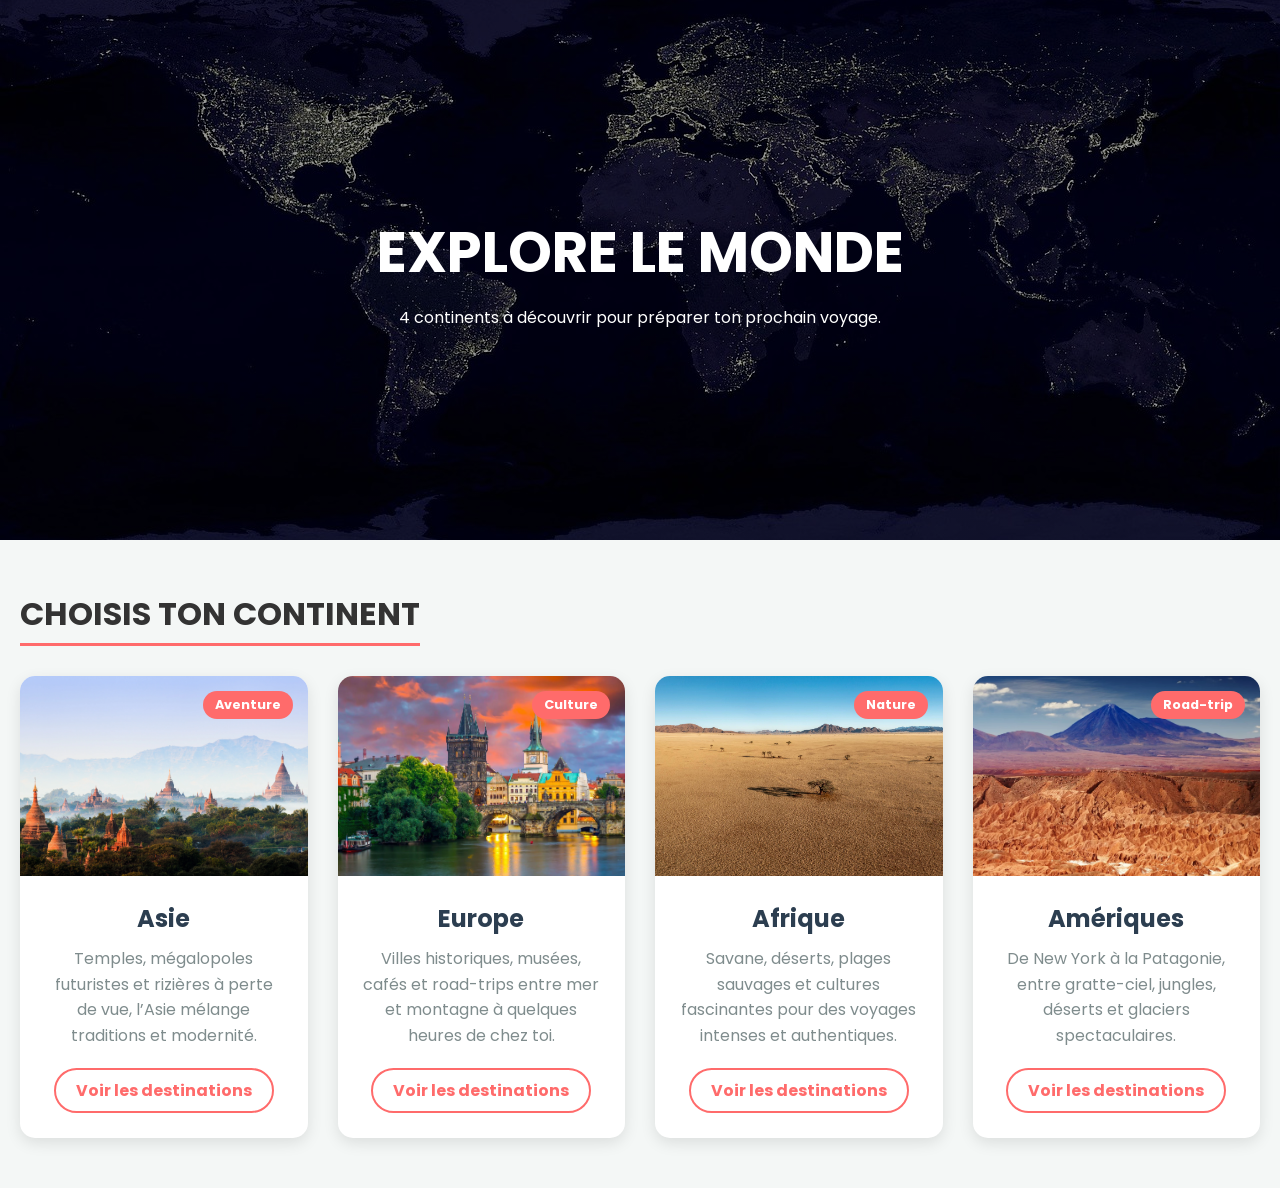
<file: index.html>
<!DOCTYPE html>
<html lang="fr">
<head>
    <meta charset="UTF-8">
    <meta name="viewport" content="width=device-width, initial-scale=1.0">
    <title>Mon Voyage - 4 Continents</title>
    <link rel="stylesheet" href="./assets/CSS/style.css">
    <link href="https://fonts.googleapis.com/css2?family=Poppins:wght@300;600&display=swap" rel="stylesheet">
</head>
<body>

    <header class="Monde">
        <h1>EXPLORE LE MONDE</h1>
        <p>4 continents à découvrir pour préparer ton prochain voyage.</p>
    </header>

    <main class="container">
        <h2 class="continent">CHOISIS TON CONTINENT</h2>

        <div class="destinations-grid-continent">

            <article class="card">
                <div class="card-img" style="background-image: url('./assets/Image/Asie.jpg');">
                    <span class="tag">Aventure</span>
                </div>
                <div class="card-content">
                    <h3>Asie</h3>
                    <p>Temples, mégalopoles futuristes et rizières à perte de vue, l’Asie mélange traditions et modernité.</p>
                    <a href="Asie.html" class="bouton">Voir les destinations</a>
                </div>
            </article>

            <article class="card">
                <div class="card-img" style="background-image: url('./assets/Image/Europe.jpg');">
                    <span class="tag">Culture</span>
                </div>
                <div class="card-content">
                    <h3>Europe</h3>
                    <p>Villes historiques, musées, cafés et road-trips entre mer et montagne à quelques heures de chez toi.</p>
                    <a href="Europe.html" class="bouton">Voir les destinations</a>
                </div>
            </article>

            <article class="card">
                <div class="card-img" style="background-image: url('./assets/Image/Afrique.jpg');">
                    <span class="tag">Nature</span>
                </div>
                <div class="card-content">
                    <h3>Afrique</h3>
                    <p>Savane, déserts, plages sauvages et cultures fascinantes pour des voyages intenses et authentiques.</p>
                    <a href="AfriqueSteven.html" class="bouton">Voir les destinations</a>
                </div>
            </article>

            <article class="card">
                <div class="card-img" style="background-image: url('./assets/Image/Amerique.jpg');">
                    <span class="tag">Road-trip</span>
                </div>
                <div class="card-content">
                    <h3>Amériques</h3>
                    <p>De New York à la Patagonie, entre gratte-ciel, jungles, déserts et glaciers spectaculaires.</p>
                    <a href="ameriques.html" class="bouton">Voir les destinations</a>
                </div>
            </article>

        </div>
    </main>

</body>
</html>
</file>
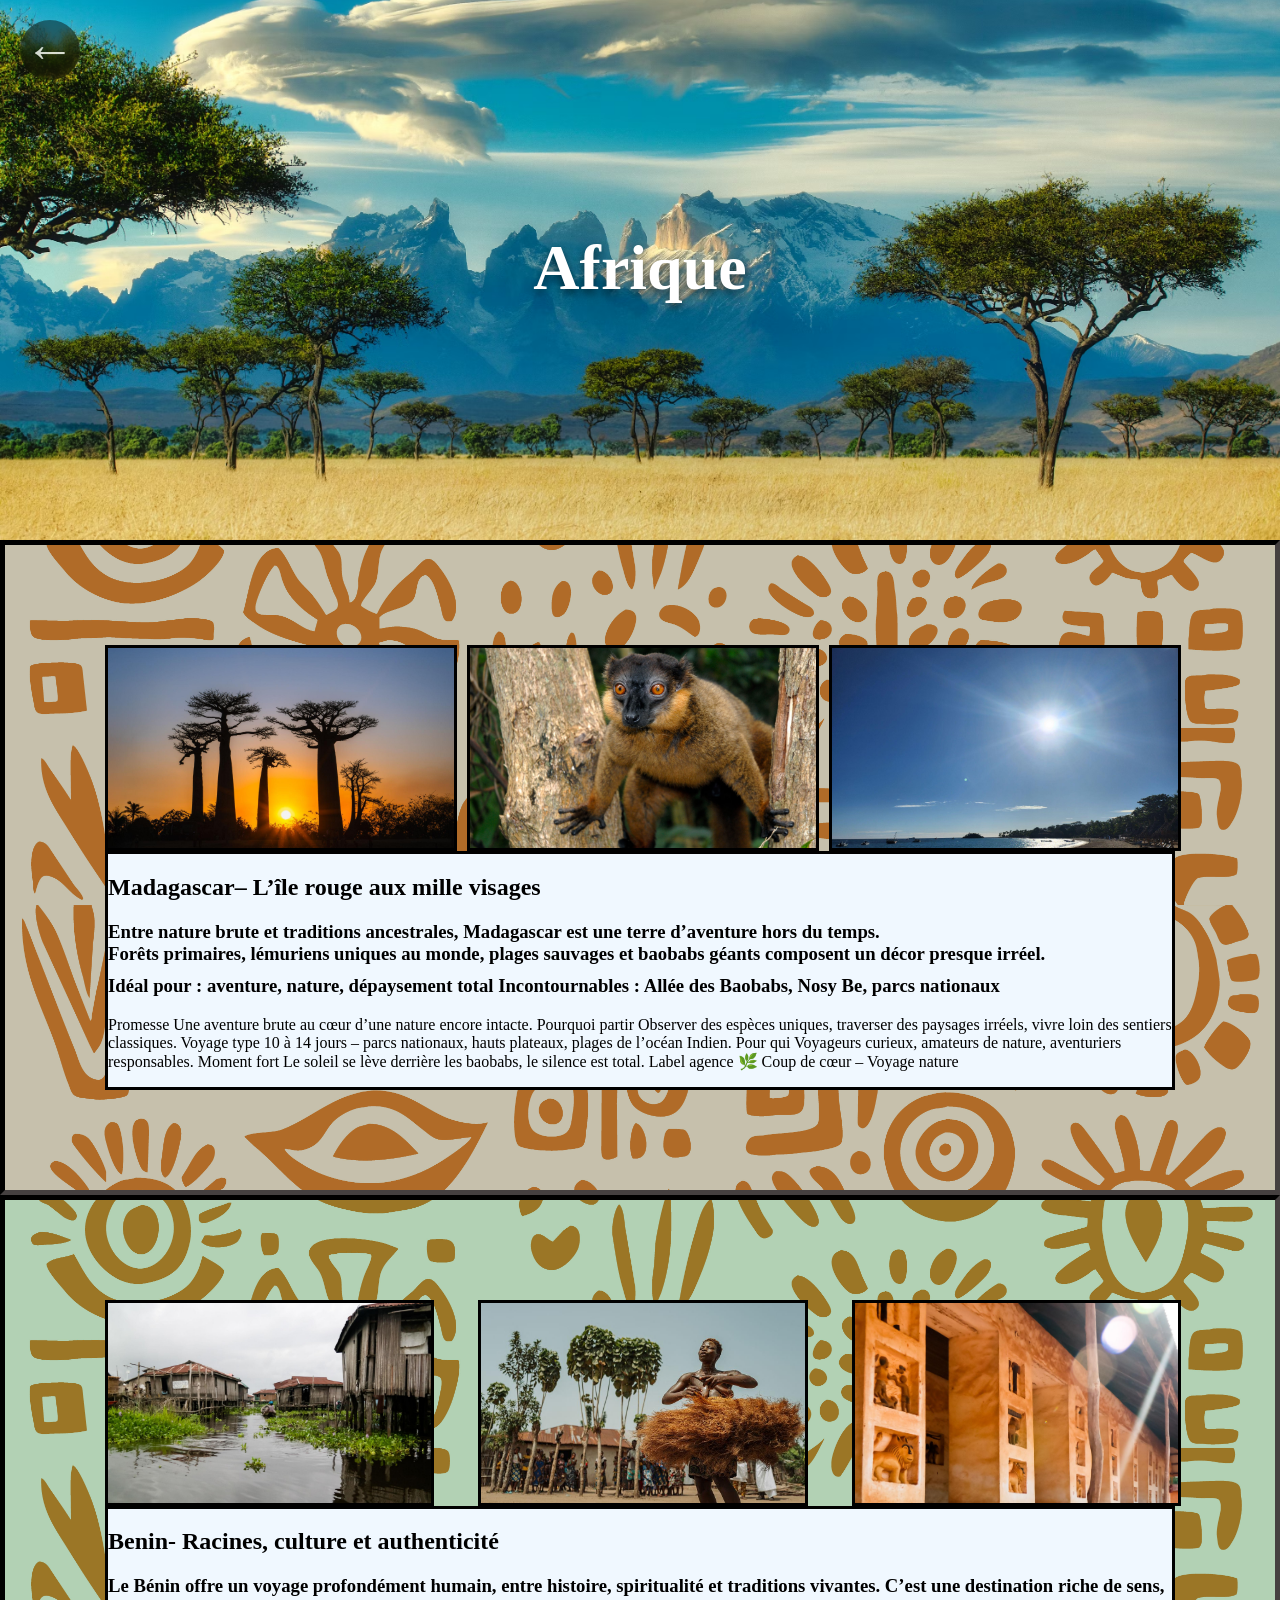
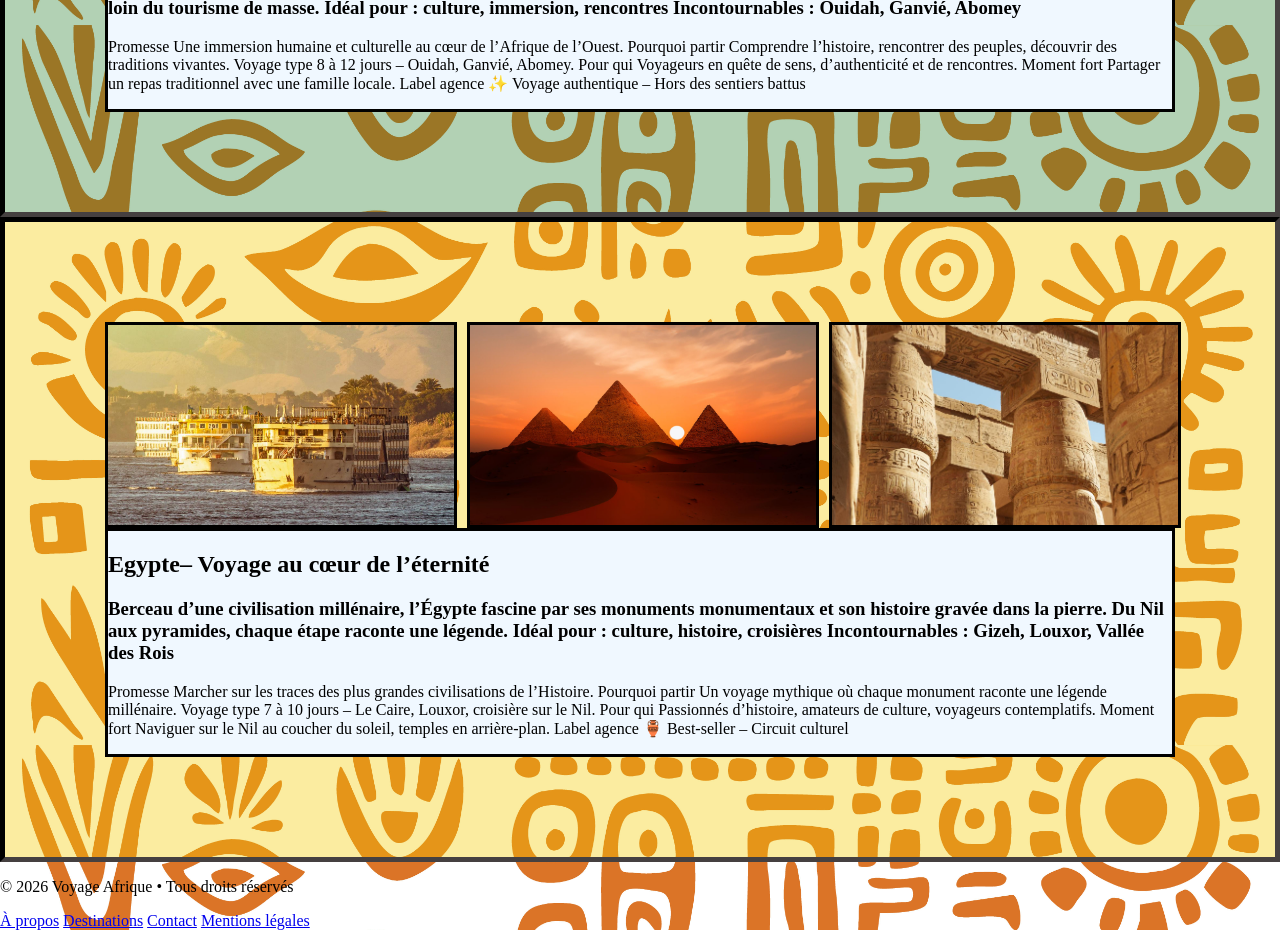
<file: AfriqueSteven.html>
<!DOCTYPE html>
<html lang="fr">

<head>
    <meta charset="UTF-8">
    <meta name="viewport" content="width=device-width, initial-scale=1.0">
    <title>Document</title>
    <link rel="stylesheet" href="/assets/CSS/StyleSteven.css">
</head>
<a href="index.html" class="back-button" aria-label="Retour à l'accueil">
    ←
</a>


<body>
    <header class="top">
        <h1 class="title">Afrique</h1>
        <img src="/assets/image/StevenImages/afrique header.avif" alt="header">
    </header>
    <main>
        <article class="mada">
            <div class="image-mada">
                <img src="/assets/image/StevenImages/mada.jpeg" alt="">
                <img src="/assets/image/StevenImages/mada2.jpg" alt="">
                <img src="/assets/image/StevenImages/mada3.jpeg" alt="">
            </div>
            <div class="texte">
                <h2>
                    Madagascar– L’île rouge aux mille visages
                </h2>
                <h3>
                    Entre nature brute et traditions ancestrales, Madagascar est une terre d’aventure hors du temps. <br>
                    Forêts primaires, lémuriens uniques au monde, plages sauvages et baobabs géants composent un décor
                    presque irréel.
                    <span class="space"></span>
                    Idéal pour : aventure, nature, dépaysement total
                    Incontournables : Allée des Baobabs, Nosy Be, parcs nationaux
                </h3>
                <p>
                    Promesse
                    Une aventure brute au cœur d’une nature encore intacte.

                    Pourquoi partir
                    Observer des espèces uniques, traverser des paysages irréels, vivre loin des sentiers classiques.

                    Voyage type
                    10 à 14 jours – parcs nationaux, hauts plateaux, plages de l’océan Indien.

                    Pour qui
                    Voyageurs curieux, amateurs de nature, aventuriers responsables.

                    Moment fort
                    Le soleil se lève derrière les baobabs, le silence est total.

                    Label agence
                    🌿 Coup de cœur – Voyage nature
                </p>
            </div>
        </article>
        <article class="benin">
            <div class="image-benin">
                <img src="/assets/image/StevenImages/benin.jpeg" alt="">
                <img src="/assets/image/StevenImages/benin2.jpeg" alt="">
                <img src="/assets/image/StevenImages/benin3.jpeg" alt="">
            </div>
            <div class="texte">
                <h2>
                    Benin- Racines, culture et authenticité
                </h2>
                <h3>
                    Le Bénin offre un voyage profondément humain, entre histoire, spiritualité et traditions vivantes.
                    C’est une destination riche de sens, loin du tourisme de masse.

                    Idéal pour : culture, immersion, rencontres
                    Incontournables : Ouidah, Ganvié, Abomey

                </h3>
                <p>
                    Promesse
                    Une immersion humaine et culturelle au cœur de l’Afrique de l’Ouest.

                    Pourquoi partir
                    Comprendre l’histoire, rencontrer des peuples, découvrir des traditions vivantes.

                    Voyage type
                    8 à 12 jours – Ouidah, Ganvié, Abomey.

                    Pour qui
                    Voyageurs en quête de sens, d’authenticité et de rencontres.

                    Moment fort
                    Partager un repas traditionnel avec une famille locale.

                    Label agence
                    ✨ Voyage authentique – Hors des sentiers battus
                </p>
            </div>
        </article>
        <article class="egypte">
            <div class="image-egypte">
                <img src="/assets/image/StevenImages/egypt2.jpeg" alt="">
                <img src="/assets/image/StevenImages/Egypt.jpeg" alt="">
                <img src="/assets/image/StevenImages/egypt3.jpeg" alt="">
            </div>
            <div class="texte">
                <h2>
                    Egypte– Voyage au cœur de l’éternité
                </h2>
                <h3>
                    Berceau d’une civilisation millénaire, l’Égypte fascine par ses monuments monumentaux et son
                    histoire gravée dans la pierre.
                    Du Nil aux pyramides, chaque étape raconte une légende.

                    Idéal pour : culture, histoire, croisières
                    Incontournables : Gizeh, Louxor, Vallée des Rois
                </h3>
                <p>
                    Promesse
                    Marcher sur les traces des plus grandes civilisations de l’Histoire.

                    Pourquoi partir
                    Un voyage mythique où chaque monument raconte une légende millénaire.

                    Voyage type
                    7 à 10 jours – Le Caire, Louxor, croisière sur le Nil.

                    Pour qui
                    Passionnés d’histoire, amateurs de culture, voyageurs contemplatifs.

                    Moment fort
                    Naviguer sur le Nil au coucher du soleil, temples en arrière-plan.

                    Label agence
                    🏺 Best-seller – Circuit culturel
                </p>
            </div>
        </article>

    </main>
    <footer>
<p>© 2026 Voyage Afrique • Tous droits réservés</p>
    <nav>
        <a href="#">À propos</a>
        <a href="#">Destinations</a>
        <a href="#">Contact</a>
        <a href="#">Mentions légales</a>
    </nav>
    </footer>
</body>

</html>
</file>
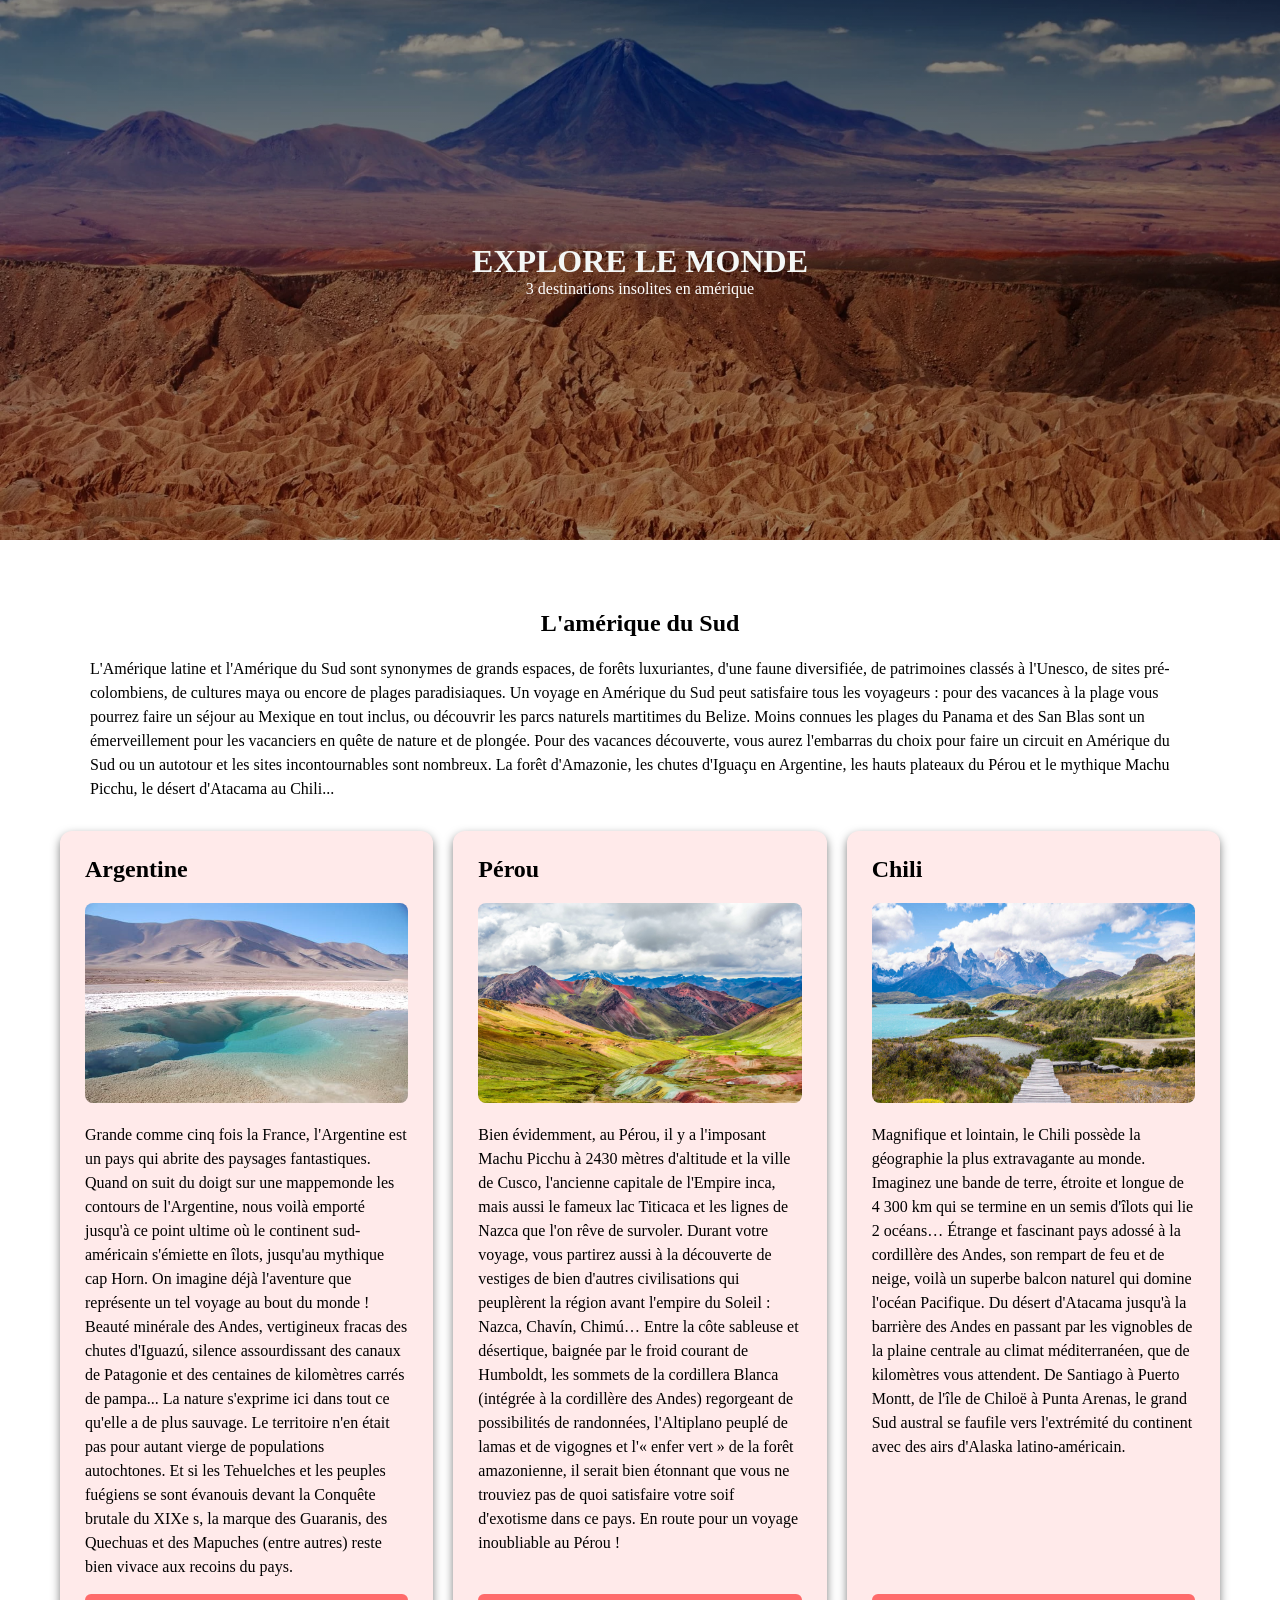
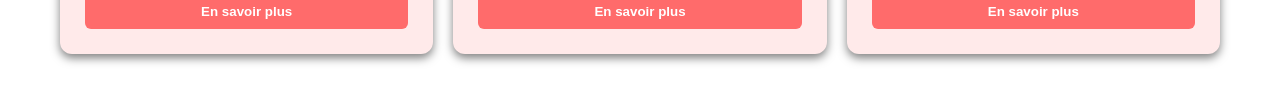
<file: ameriques.html>
<!doctype html>
<html lang="fr">
  <head>
    <meta charset="UTF-8" />
    <meta name="viewport" content="width=device-width, initial-scale=1.0" />
    <title>Ameriques</title>
    <link rel="stylesheet" href="./assets/CSS/ameriques.css" />
  </head>
  <body>
    <header class="Voyage">
      <a href="index.html"><h1>EXPLORE LE MONDE</h1></a>
      <p>3 destinations insolites en amérique</p>
    </header>
    <main>
      <section class="">
        <div class="row">
          <div class="intro">
            <h1>L'amérique du Sud</h1>
            <p>
              L'Amérique latine et l'Amérique du Sud sont synonymes de grands
              espaces, de forêts luxuriantes, d'une faune diversifiée, de
              patrimoines classés à l'Unesco, de sites pré-colombiens, de
              cultures maya ou encore de plages paradisiaques. Un voyage en
              Amérique du Sud peut satisfaire tous les voyageurs : pour des
              vacances à la plage vous pourrez faire un séjour au Mexique en
              tout inclus, ou découvrir les parcs naturels martitimes du Belize.
              Moins connues les plages du Panama et des San Blas sont un
              émerveillement pour les vacanciers en quête de nature et de
              plongée. Pour des vacances découverte, vous aurez l'embarras du
              choix pour faire un circuit en Amérique du Sud ou un autotour et
              les sites incontournables sont nombreux. La forêt d'Amazonie, les
              chutes d'Iguaçu en Argentine, les hauts plateaux du Pérou et le
              mythique Machu Picchu, le désert d'Atacama au Chili...
            </p>
          </div>
          <div class="destinations">
            <article>
              <h2>Argentine</h2>
              <img
                src="./assets/Images/Argentine.jpg"
                alt="désert de sel en argentine"
              />
              <p>
                Grande comme cinq fois la France, l&#39;Argentine est un pays
                qui abrite des paysages fantastiques. Quand on suit du doigt sur
                une mappemonde les contours de l&#39;Argentine, nous voilà
                emporté jusqu&#39;à ce point ultime où le continent
                sud-américain s&#39;émiette en îlots, jusqu'au mythique cap
                Horn. On imagine déjà l&#39;aventure que représente un tel
                voyage au bout du monde ! Beauté minérale des Andes, vertigineux
                fracas des chutes d&#39;Iguazú, silence assourdissant des canaux
                de Patagonie et des centaines de kilomètres carrés de pampa...
                La nature s&#39;exprime ici dans tout ce qu'elle a de plus
                sauvage. Le territoire n&#39;en était pas pour autant vierge de
                populations autochtones. Et si les Tehuelches et les peuples
                fuégiens se sont évanouis devant la Conquête brutale du XIXe s,
                la marque des Guaranis, des Quechuas et des Mapuches (entre
                autres) reste bien vivace aux recoins du pays.
              </p>
              <button type="button">En savoir plus</button>
            </article>

            <article>
              <h2>Pérou</h2>
              <img
                src="./assets/Images/perou.jpeg"
                alt="montagnes colorées du pérou"
              />
              <p>
                Bien évidemment, au Pérou, il y a l&#39;imposant Machu Picchu à
                2430 mètres d&#39;altitude et la ville de Cusco, l&#39;ancienne
                capitale de l&#39;Empire inca, mais aussi le fameux lac Titicaca
                et les lignes de Nazca que l&#39;on rêve de survoler. Durant
                votre voyage, vous partirez aussi à la découverte de vestiges de
                bien d&#39;autres civilisations qui peuplèrent la région avant
                l&#39;empire du Soleil : Nazca, Chavín, Chimú… Entre la côte
                sableuse et désertique, baignée par le froid courant de
                Humboldt, les sommets de la cordillera Blanca (intégrée à la
                cordillère des Andes) regorgeant de possibilités de randonnées,
                l&#39;Altiplano peuplé de lamas et de vigognes et l&#39;« enfer
                vert » de la forêt amazonienne, il serait bien étonnant que vous
                ne trouviez pas de quoi satisfaire votre soif d&#39;exotisme
                dans ce pays. En route pour un voyage inoubliable au Pérou !
              </p>
              <button type="button">En savoir plus</button>
            </article>

            <article>
              <h2>Chili</h2>
              <img
                src="./assets/Images/chili.jpg"
                alt="désert d'atacama au chili"
              />
              <p>
                Magnifique et lointain, le Chili possède la géographie la plus
                extravagante au monde. Imaginez une bande de terre, étroite et
                longue de 4 300 km qui se termine en un semis d&#39;îlots qui
                lie 2 océans… Étrange et fascinant pays adossé à la cordillère
                des Andes, son rempart de feu et de neige, voilà un superbe
                balcon naturel qui domine l'océan Pacifique. Du désert
                d&#39;Atacama jusqu&#39;à la barrière des Andes en passant par
                les vignobles de la plaine centrale au climat méditerranéen, que
                de kilomètres vous attendent. De Santiago à Puerto Montt, de
                l&#39;île de Chiloë à Punta Arenas, le grand Sud austral se
                faufile vers l&#39;extrémité du continent avec des airs
                d&#39;Alaska latino-américain.
              </p>
              <button type="button">En savoir plus</button>
            </article>
          </div>
        </div>
      </section>
    </main>
  </body>
</html>
</file>
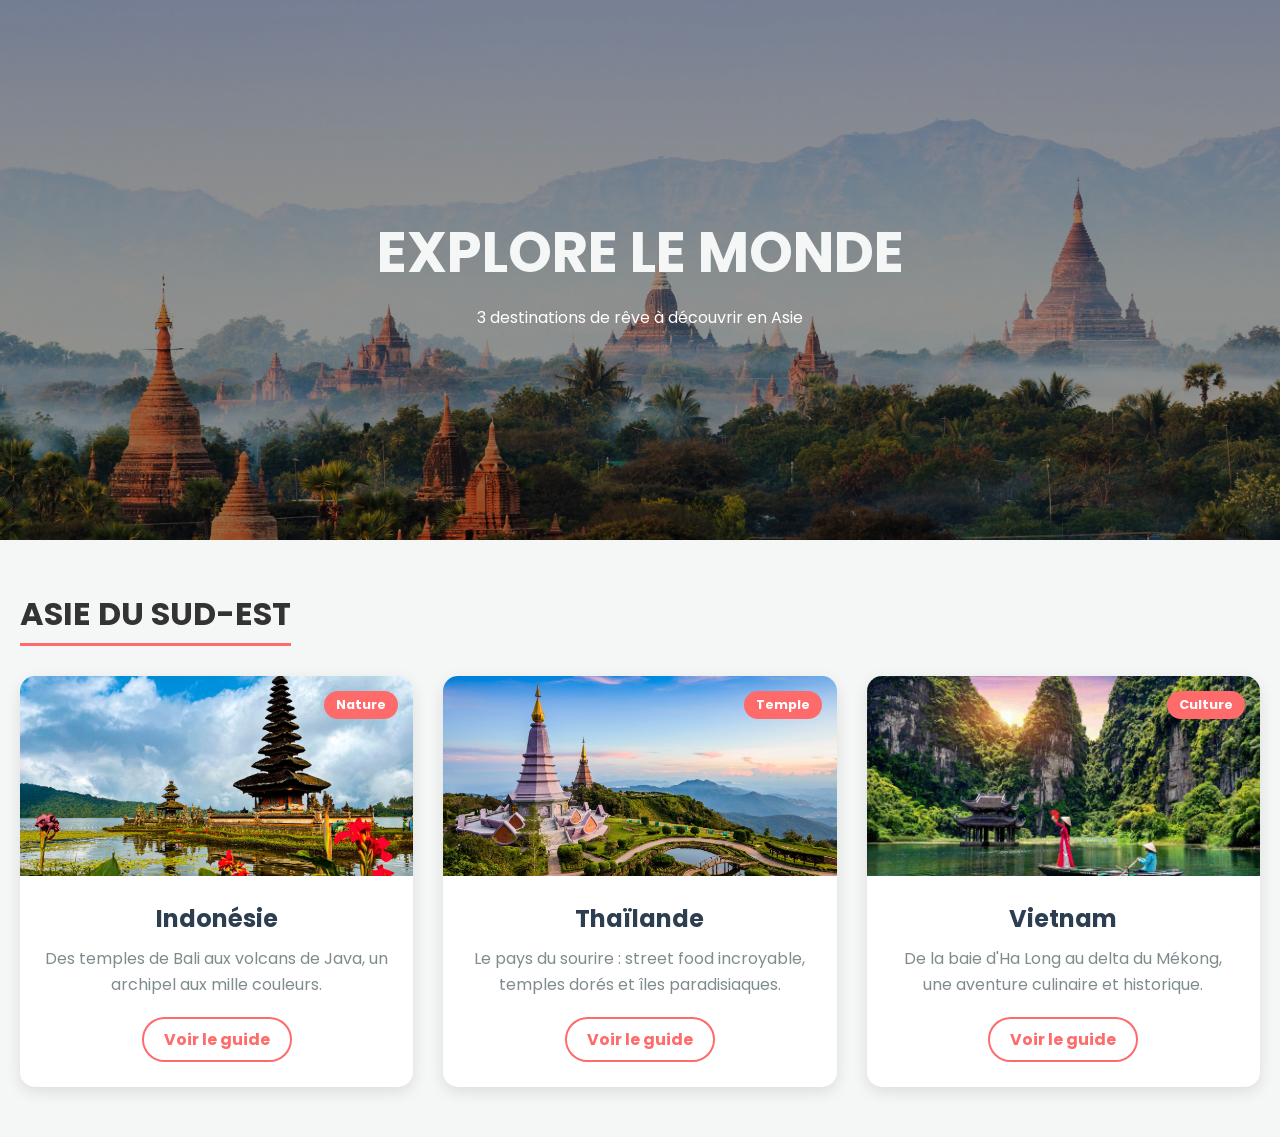
<file: Asie.html>
<!DOCTYPE html>
<html lang="fr">

<head>
    <meta charset="UTF-8">
    <meta name="viewport" content="width=device-width, initial-scale=1.0">
    <title>Mon Voyage - 12 Destinations</title>
    <link rel="stylesheet" href="./assets/CSS/style.css">
    <link href="https://fonts.googleapis.com/css2?family=Poppins:wght@300;600&display=swap" rel="stylesheet">
</head>

<body>

    <header class="Voyage">
        <a href="index.html"><h1>EXPLORE LE MONDE</h1></a>
        <p>3 destinations de rêve à découvrir en Asie</p>
    </header>

    <main class="container">
        <h2 class="continent">ASIE DU SUD-EST</h2>

        <div class="destinations-grid">

            <article class="card">
                <div class="card-img" style="background-image: url('./assets/Image/bali.jpg');">
                    <span class="tag">Nature</span>
                </div>
                <div class="card-content">
                    <h3>Indonésie</h3>
                    <p>Des temples de Bali aux volcans de Java, un archipel aux mille couleurs.</p>
                    <a href="#" class="bouton" data-target="modal-indonesie">Voir le guide</a>
                </div>
            </article>

            <article class="card">
                <div class="card-img" style="background-image: url('./assets/Image/thailande.jpg');">
                    <span class="tag">Temple</span>
                </div>
                <div class="card-content">
                    <h3>Thaïlande</h3>
                    <p>Le pays du sourire : street food incroyable, temples dorés et îles paradisiaques.</p>
                    <a href="#" class="bouton" data-target="modal-thailande">Voir le guide</a>
                </div>
            </article>

            <article class="card">
                <div class="card-img" style="background-image: url('./assets/Image/vietnam.jpg');">
                    <span class="tag">Culture</span>
                </div>
                <div class="card-content">
                    <h3>Vietnam</h3>
                    <p>De la baie d'Ha Long au delta du Mékong, une aventure culinaire et historique.</p>
                    <a href="#" class="bouton" data-target="modal-vietnam">Voir le guide</a>
                </div>
            </article>

        </div>
        <div id="modal-indonesie" class="modal">
            <div class="modal-content">
                <span class="bouton-x">&times;</span>
                <h2>Guide de voyage : Indonésie</h2>
                <img src="./assets/Image/bali.jpg" alt="Indonésie" class="modal-img">
                <div class="modal-info">
                    <p><strong>Meilleure saison :</strong> Mai à Septembre (Saison sèche).</p>
                    <p><strong>Budget :</strong> 25€ - 40€ / jour.</p>
                    <p><strong>À ne pas manquer :</strong></p>
                    <ul>
                        <li>Les temples d'Ubud et la forêt des singes.</li>
                        <li>Le lever de soleil sur le Mont Batur.</li>
                        <li>Les plages de Nusa Penida.</li>
                        <li>Les dragons de Komodo.</li>
                    </ul>
                </div>
            </div>
        </div>

        <div id="modal-thailande" class="modal">
            <div class="modal-content">
                <span class="bouton-x">&times;</span>
                <h2>Guide de voyage : Thaïlande</h2>
                <img src="./assets/Image/thailande.jpg" alt="Thaïlande" class="modal-img">
                <div class="modal-info">
                    <p><strong>Meilleure saison :</strong> Novembre à Février.</p>
                    <p><strong>Budget :</strong> 30€ - 50€ / jour.</p>
                    <p><strong>À ne pas manquer :</strong></p>
                    <ul>
                        <li>Le Grand Palais à Bangkok.</li>
                        <li>Les îles de Koh Phi Phi.</li>
                        <li>Les temples de Chiang Mai.</li>
                        <li>La cuisine de rue (Pad Thai !).</li>
                    </ul>
                </div>
            </div>
        </div>

        <div id="modal-vietnam" class="modal">
            <div class="modal-content">
                <span class="bouton-x">&times;</span>
                <h2>Guide de voyage : Vietnam</h2>
                <img src="./assets/Image/vietnam.jpg" alt="Vietnam" class="modal-img">
                <div class="modal-info">
                    <p><strong>Meilleure saison :</strong> Février à Avril.</p>
                    <p><strong>Budget :</strong> 20€ - 35€ / jour.</p>
                    <p><strong>À ne pas manquer :</strong></p>
                    <ul>
                        <li>Croisière dans la baie d'Ha Long.</li>
                        <li>La vieille ville de Hoi An.</li>
                        <li>La street food de Hanoï.</li>
                        <li>Les montagnes de Sapa.</li>
                    </ul>
                </div>
            </div>
        </div>

    </main>

    <script>
        const buttons = document.querySelectorAll('.bouton');
        const modals = document.querySelectorAll('.modal');
        const closeButtons = document.querySelectorAll('.bouton-x');

        buttons.forEach(button => {
            button.addEventListener('click', (e) => {
                e.preventDefault();
                const targetId = button.getAttribute('data-target');
                const modal = document.getElementById(targetId);
                modal.classList.add('active');
            });
        });

        closeButtons.forEach(btn => {
            btn.addEventListener('click', () => {
                btn.closest('.modal').classList.remove('active');
            });
        });

        window.addEventListener('click', (e) => {
            if (e.target.classList.contains('modal')) {
                e.target.classList.remove('active');
            }
        });
    </script>

</body>
</file>
<file: assets/CSS/style.css>
* {
    margin: 0;
    padding: 0;
    box-sizing: border-box;
}

body {
    font-family: 'Poppins', sans-serif;
    background-color: #f4f7f6; 
    color: #333;
}

.Voyage {
    background: linear-gradient(rgba(0,0,0,0.4), rgba(0,0,0,0.4)), url('/assets/Image/Asie.jpg');
    background-size: cover;
    background-position: center;
    height: 60vh;
    display: flex;
    flex-direction: column;
    justify-content: center;
    align-items: center;
    color: white;
    text-align: center;
}

.Voyage a {
    text-decoration: none;
    color: #f4f7f6;
}

a:hover {
    color: #ff6b6b;
}

.Monde {
    background: linear-gradient(rgba(0,0,0,0.4), rgba(0,0,0,0.4)), url('/assets/Image/Monde.jpg');
    background-size: cover;
    background-position: center;
    height: 60vh;
    display: flex;
    flex-direction: column;
    justify-content: center;
    align-items: center;
    color: white;
    text-align: center;
}

.Voyage h1 {
    font-size: 3.5rem;
    margin-bottom: 10px;
}

.Monde h1 {
    font-size: 3.5rem;
    margin-bottom: 10px;
}

.container {
    max-width: 1500px;
    margin: 50px auto;
    padding: 0 20px;
}

.continent {
    font-size: 2rem;
    margin-bottom: 30px;
    border-bottom: 3px solid #ff6b6b; 
    display: inline-block;
    padding-bottom: 5px;
}

.destinations-grid {
    display: grid;
    grid-template-columns: repeat(auto-fit, minmax(300px, 1fr));
    gap: 30px;
}

.destinations-grid-continent {
    display: grid;
    grid-template-columns: repeat(auto-fit, minmax(200px, 1fr));
    gap: 30px;
}

.card {
    display: flex;
    flex-direction: column;
    background: white;
    border-radius: 15px;
    overflow: hidden;
    box-shadow: 0 5px 15px rgba(0,0,0,0.1);
    transition: transform 0.3s ease;
}

.card:hover {
    transform: translateY(-10px);
}

.card-img {
    height: 200px;
    background-size: cover;
    background-position: center;
    position: relative;
}

.tag {
    position: absolute;
    top: 15px;
    right: 15px;
    background: #ff6b6b;
    color: white;
    padding: 5px 12px;
    border-radius: 20px;
    font-size: 0.8rem;
    font-weight: bold;
}

.card-content {
    display: flex;
    flex-direction: column;
    align-items: center;
    padding: 25px;
    flex: 1;
}

.card-content h3 {
    font-size: 1.5rem;
    margin-bottom: 10px;
    color: #2c3e50;
}

.card-content p {
    color: #7f8c8d;
    margin-bottom: 20px;
    line-height: 1.6;
    text-align: center;
}

.bouton {
    display: inline-block;
    text-decoration: none;
    color: #ff6b6b;
    font-weight: bold;
    border: 2px solid #ff6b6b;
    padding: 8px 20px;
    border-radius: 25px;
    transition: all 0.3s;
}

.bouton:hover {
    background: #ff6b6b;
    color: white;
}

.card-content .bouton {
    margin-top: auto;
}

.modal {
    display: none;
    position: fixed;
    z-index: 1000;
    left: 0;
    top: 0;
    width: 100%;
    height: 100%;
    background-color: rgba(0, 0, 0, 0.7);
    align-items: center;
    justify-content: center;
    opacity: 0;
    transition: opacity 0.3s ease;
}

.modal.active {
    display: flex;
    opacity: 1;
}

.modal-content {
    background-color: white;
    padding: 30px;
    border-radius: 15px;
    width: 90%;
    max-width: 500px;
    position: relative;
    box-shadow: 0 10px 25px rgba(0,0,0,0.5);
    transform: translateY(-50px);
    transition: transform 0.3s ease;
}

.bouton-x {
    position: absolute;
    top: 15px;
    right: 20px;
    font-size: 2rem;
    cursor: pointer;
    color: #aaa;
}

.bouton-x:hover {
    color: #ff6b6b;
}

.modal-img {
    width: 100%;
    height: 200px;
    object-fit: cover;
    border-radius: 10px;
    margin: 15px 0;
}

.modal-info p {
    margin-bottom: 10px;
    color: #333;
}

.modal-info ul {
    margin-left: 20px;
    color: #555;
}
</file>
<file: assets/CSS/StyleSteven.css>
.top {
    width: 100%;
    height: 60vh;
    overflow: hidden;

}

.top img {
    width: 100%;
    height: 100%;
    display: block;
    padding: 0px;
    object-fit: cover;
    object-position: center;

}

.title {
    position: absolute;
    top: 25%;
    left: 50%;
    transform: translate(-50%, -50%);
  color: white;
  font-size: 4rem;
  z-index: 2;
  text-shadow: 0 4px 10px rgba(0,0,0,.6);
}

body {
    margin: 0;
    background-image: url(/assets/image/StevenImages/c296353d-eb46-4998-bdba-b3c58fbd96ce.jpg);
    background-size: contain;
    background-repeat: repeat;
    background-position: center;
}

.texte {
    background-color: aliceblue;
    border: solid black;
}

.space {
    display: block;
    height: 10px;
}

/* mada */
.mada {
    padding: 100px;
    background-color: rgba(108, 94, 43, 0.388);
    border: 5px solid rgb(69, 64, 64);
    border-style: inset;
}

.image-mada {
    display: grid;
    grid-template-columns: repeat(3, 1fr);
    gap: 16px;
    align-content: center;
    padding: 0px;
}

.image-mada img {
    height: 200px;
    width: 100%;
    object-fit: cover;
    display: block;
    border: solid black
}

/*benin*/

.benin {
    padding: 100px;
    border: 5px solid rgb(69, 64, 64);
    border-style: inset;
    background-color: rgba(30, 121, 36, 0.342);
}

.image-benin {
    display: grid;
    grid-template-columns: repeat(3, 1fr);
    gap: 50px;
    align-content: center;
    padding: 0px;
}

.image-benin img {
    height: 200px;
    width: 100%;
    object-fit: cover;
    display: block;
    border: solid black
}

/*egypte*/

.egypte {
    padding: 100px;
    border: 5px solid rgb(69, 64, 64);
    border-style: inset;
    background-color: rgba(244, 203, 0, 0.372);
}

.image-egypte {
    display: grid;
    grid-template-columns: repeat(3, 1fr);
    gap: 16px;
    align-content: center;
    padding: 0px;

}

.image-egypte img {
    height: 200px;
    width: 100%;
    object-fit: cover;
    display: block;
    border: solid black
}

/*footer*/

.footer-afrique {
    background: rgba(0, 0, 0, 0.75);
    color: #f1f1f1;
    text-align: center;
    padding: 20px 10px;
    font-size: 14px;
}

.footer-afrique nav {
    margin-top: 8px;
}

.footer-afrique a {
    color: #d4af37; /* or africain / sable */
    text-decoration: none;
    margin: 0 10px;
    transition: opacity 0.2s;
}

.footer-afrique a:hover {
    opacity: 0.7;
}
/* back */
.back-button {
    position: fixed;
    top: 20px;
    left: 20px;
    width: 60px;
    height: 60px;
    border-radius: 50%;
    background: rgba(0, 0, 0, 0.55);
    color: #ffffff;
    text-decoration: none;
    font-size: 50px;
    display: flex;
    align-items: center;
    justify-content: center;
    backdrop-filter: blur(4px);
    transition: background 0.2s, transform 0.2s, opacity 0.2s;
    opacity: 0.8;
}

.back-button:hover {
    background: rgba(0, 0, 0, 0.8);
    transform: translateX(-2px);
    opacity: 1;
}
</file>
<file: assets/CSS/ameriques.css>
* {
  margin: 0;
  padding: 0;
  box-sizing: border-box;
}
.Voyage {
  background:
    linear-gradient(rgba(0, 0, 0, 0.4), rgba(0, 0, 0, 0.4)),
    url("/assets/Images/desert-atacama-panoramique.webp");
  background-size: cover;
  background-position: center;
  height: 60vh;
  display: flex;
  flex-direction: column;
  justify-content: center;
  align-items: center;
  color: white;
  text-align: center;
  a {
    text-decoration: none;
    color: #f4f7f6;
  }
}
h1 {
  text-align: center;
}
a:hover {
  color: #ff6b6b;
}
.row {
  padding: 40px 60px;
}

.intro {
  padding: 30px;
  h1 {
    padding-bottom: 20px;
  }
  p {
    line-height: 1.5;
  }
}

.destinations {
  display: grid;
  grid-template-columns: 1fr;
  gap: 20px;
}

article {
  background-color: #ffeaea;
  border-radius: 12px;
  box-shadow: 0 4px 10px rgba(0, 0, 0, 0.5);
  padding: 25px;
  display: flex;
  flex-direction: column;
  p {
    line-height: 1.5;
    padding-bottom: 15px;
  }
}

img {
  width: 100%;
  height: 200px;
  border-radius: 8px;
  margin: 20px 0px;
}

button {
  margin-top: auto;
  padding: 10px;
  border: none;
  border-radius: 6px;
  background-color: #ff6b6b;
  color: white;
  font-weight: bold;
}

button:hover {
  background-color: #ff3d3d;
}

@media (min-width: 768px) {
  .destinations {
    grid-template-columns: repeat(2, 1fr);
  }
}

@media (min-width: 1024px) {
  .destinations {
    grid-template-columns: repeat(3, 1fr);
  }
}
</file>
